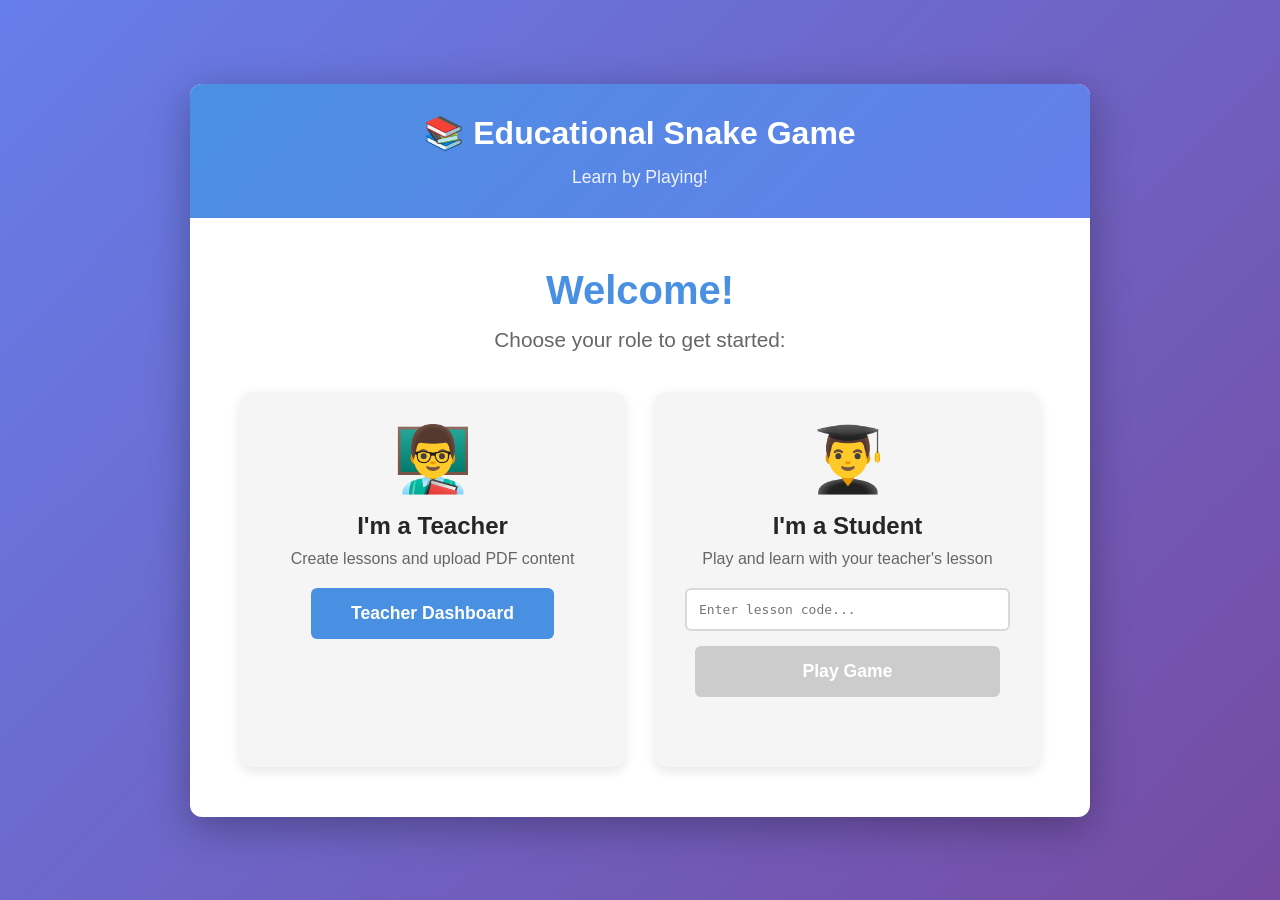
<file: index.html>
<!DOCTYPE html>
<html lang="en">
<head>
    <meta charset="UTF-8">
    <meta name="viewport" content="width=device-width, initial-scale=1.0">
    <title>Educational Snake Game - Welcome</title>
    <link rel="stylesheet" href="style.css">
</head>
<body>
    <div class="container">
        <header>
            <h1>📚 Educational Snake Game</h1>
            <p class="subtitle">Learn by Playing!</p>
        </header>

        <div class="welcome-screen">
            <div class="welcome-content">
                <h2>Welcome!</h2>
                <p>Choose your role to get started:</p>
                
                <div class="role-cards">
                    <div class="role-card teacher-card">
                        <div class="card-icon">👨‍🏫</div>
                        <h3>I'm a Teacher</h3>
                        <p>Create lessons and upload PDF content</p>
                        <a href="teacher.html" class="btn btn-large">Teacher Dashboard</a>
                    </div>
                    
                    <div class="role-card student-card">
                        <div class="card-icon">👨‍🎓</div>
                        <h3>I'm a Student</h3>
                        <p>Play and learn with your teacher's lesson</p>
                        <div id="studentModeSection">
                            <input type="text" id="lessonCodeInput" placeholder="Enter lesson code..." class="input-field">
                            <button id="playBtn" class="btn btn-large" disabled>Play Game</button>
                            <p id="codeError" class="error-text"></p>
                        </div>
                    </div>
                </div>
            </div>
        </div>
    </div>

    <script src="shared.js"></script>
    <script>
        // Student mode - check for lesson code
        const lessonCodeInput = document.getElementById('lessonCodeInput');
        const playBtn = document.getElementById('playBtn');
        const codeError = document.getElementById('codeError');

        // Check if there's a lesson code in URL
        const urlParams = new URLSearchParams(window.location.search);
        const lessonCode = urlParams.get('lesson');
        
        if (lessonCode) {
            lessonCodeInput.value = lessonCode;
            validateAndPlay();
        }

        lessonCodeInput.addEventListener('input', () => {
            codeError.textContent = '';
            playBtn.disabled = !lessonCodeInput.value.trim();
        });

        playBtn.addEventListener('click', validateAndPlay);

        function validateAndPlay() {
            const code = lessonCodeInput.value.trim();
            if (!code) return;

            const lessons = LessonStorage.getAllLessons();
            const lesson = lessons.find(l => l.code === code);

            if (!lesson) {
                codeError.textContent = '❌ Lesson code not found. Please check and try again.';
                playBtn.disabled = true;
                return;
            }

            // Store current lesson and redirect to game
            LessonStorage.setCurrentLesson(code);
            window.location.href = 'game.html';
        }
    </script>
</body>
</html>
</file>
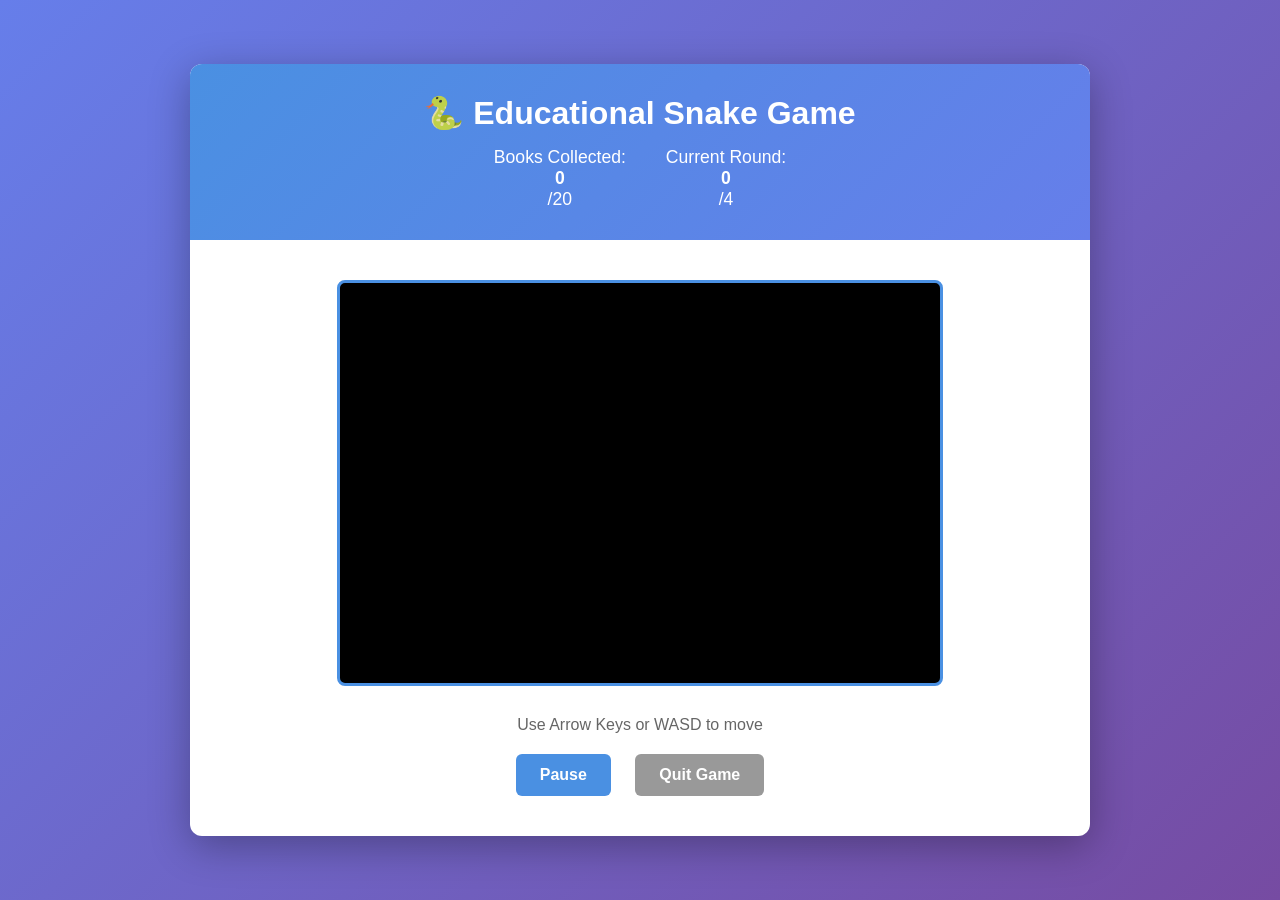
<file: game.html>
<!DOCTYPE html>
<html lang="en">
<head>
    <meta charset="UTF-8">
    <meta name="viewport" content="width=device-width, initial-scale=1.0">
    <title>Educational Snake Game</title>
    <link rel="stylesheet" href="style.css">
</head>
<body>
    <div class="container">
        <header>
            <h1>🐍 Educational Snake Game</h1>
            <div id="lessonInfo" class="lesson-info"></div>
            <div class="stats">
                <span>Books Collected: <strong id="bookCount">0</strong>/20</span>
                <span>Current Round: <strong id="roundCount">0</strong>/4</span>
            </div>
        </header>

        <!-- Game Screen -->
        <div id="gameScreen" class="screen active">
            <div class="canvas-container">
                <canvas id="gameCanvas" width="600" height="400"></canvas>
            </div>
            <div class="game-controls">
                <p>Use Arrow Keys or WASD to move</p>
                <button id="pauseBtn" class="btn">Pause</button>
                <button id="quitBtn" class="btn btn-secondary">Quit Game</button>
            </div>
        </div>

        <!-- Quiz Screen -->
        <div id="quizScreen" class="screen">
            <div class="quiz-container">
                <h2>📖 Lesson Question</h2>
                <p id="roundInfo">Round <span id="quizRound">1</span> of 4</p>
                <div class="quiz-content">
                    <p id="questionText"></p>
                    <div id="answersContainer" class="answers-grid"></div>
                </div>
                <button id="submitBtn" class="btn btn-large" disabled>Submit Answer</button>
                <p id="feedbackText" class="feedback"></p>
            </div>
        </div>

        <!-- Loading Screen -->
        <div id="loadingScreen" class="screen">
            <div class="loading-container">
                <h2>Loading Game...</h2>
                <p id="loadingMessage">Please wait while we prepare your lesson.</p>
                <p id="loadingError" class="error-text"></p>
                <a href="index.html" class="btn">Back to Home</a>
            </div>
        </div>

        <!-- Game Over Screen -->
        <div id="gameOverScreen" class="screen">
            <div class="game-over-container">
                <h2>🎉 Congratulations!</h2>
                <p>You've collected all 20 books and completed the lesson!</p>
                <div class="final-stats">
                    <p>Total Questions Answered: <strong id="finalQuestions">0</strong></p>
                    <p>Correct Answers: <strong id="finalCorrect">0</strong></p>
                    <p>Accuracy: <strong id="finalAccuracy">0</strong>%</p>
                </div>
                <div class="button-group">
                    <button id="playAgainBtn" class="btn btn-large">Play Again</button>
                    <a href="index.html" class="btn btn-secondary">Back to Home</a>
                </div>
            </div>
        </div>
    </div>

    <script src="shared.js"></script>
    <script src="game.js"></script>
</body>
</html>
</file>
<file: style.css>
:root {
    --primary-color: #4a90e2;
    --success-color: #52c41a;
    --danger-color: #f5222d;
    --warning-color: #faad14;
    --bg-light: #f5f5f5;
    --bg-dark: #1f1f1f;
    --text-dark: #262626;
    --text-light: #ffffff;
    --border-color: #d9d9d9;
}

* {
    margin: 0;
    padding: 0;
    box-sizing: border-box;
}

body {
    font-family: 'Segoe UI', Tahoma, Geneva, Verdana, sans-serif;
    background: linear-gradient(135deg, #667eea 0%, #764ba2 100%);
    min-height: 100vh;
    display: flex;
    justify-content: center;
    align-items: center;
    padding: 20px;
}

.container {
    background: var(--text-light);
    border-radius: 12px;
    box-shadow: 0 10px 40px rgba(0, 0, 0, 0.3);
    max-width: 900px;
    width: 100%;
    overflow: hidden;
}

header {
    background: linear-gradient(135deg, var(--primary-color), #667eea);
    color: var(--text-light);
    padding: 30px 20px;
    text-align: center;
}

header h1 {
    font-size: 2em;
    margin-bottom: 15px;
}

.subtitle {
    font-size: 1.1em;
    opacity: 0.9;
}

.header-actions {
    margin-top: 15px;
}

.lesson-info {
    font-size: 0.95em;
    opacity: 0.95;
    margin-top: 10px;
}

.lesson-title {
    font-weight: 600;
}

.stats {
    display: flex;
    justify-content: center;
    gap: 40px;
    font-size: 1.1em;
    margin-top: 15px;
}

.stats span {
    display: flex;
    flex-direction: column;
    align-items: center;
}

/* Welcome Screen */
.welcome-screen {
    padding: 50px 20px;
}

.welcome-content {
    max-width: 800px;
    margin: 0 auto;
    text-align: center;
}

.welcome-content h2 {
    font-size: 2.5em;
    color: var(--primary-color);
    margin-bottom: 15px;
}

.welcome-content > p {
    font-size: 1.3em;
    color: #666;
    margin-bottom: 40px;
}

.role-cards {
    display: grid;
    grid-template-columns: 1fr 1fr;
    gap: 30px;
    margin-top: 30px;
}

.role-card {
    background: var(--bg-light);
    border-radius: 12px;
    padding: 30px;
    text-align: center;
    box-shadow: 0 4px 12px rgba(0, 0, 0, 0.1);
    transition: all 0.3s ease;
}

.role-card:hover {
    transform: translateY(-5px);
    box-shadow: 0 8px 20px rgba(0, 0, 0, 0.15);
}

.card-icon {
    font-size: 4em;
    margin-bottom: 15px;
}

.role-card h3 {
    font-size: 1.5em;
    color: var(--text-dark);
    margin-bottom: 10px;
}

.role-card p {
    color: #666;
    margin-bottom: 20px;
}

#studentModeSection {
    display: flex;
    flex-direction: column;
    gap: 15px;
    margin-top: 20px;
}

.input-field {
    padding: 12px;
    border: 2px solid var(--border-color);
    border-radius: 6px;
    font-size: 1em;
    font-family: monospace;
}

.input-field:focus {
    outline: none;
    border-color: var(--primary-color);
}

.error-text {
    color: var(--danger-color);
    font-size: 0.9em;
    margin-top: 5px;
}

/* Teacher Dashboard */
.teacher-dashboard {
    display: grid;
    grid-template-columns: 1fr 1fr;
    gap: 30px;
    padding: 30px 20px;
    max-width: 1200px;
    margin: 0 auto;
}

.dashboard-section {
    background: var(--bg-light);
    padding: 25px;
    border-radius: 12px;
    box-shadow: 0 2px 8px rgba(0, 0, 0, 0.1);
}

.dashboard-section h2 {
    color: var(--primary-color);
    margin-bottom: 20px;
    font-size: 1.5em;
}

.form-group {
    margin-bottom: 20px;
}

.form-group label {
    display: block;
    margin-bottom: 8px;
    font-weight: 600;
    color: var(--text-dark);
}

.form-group input[type="text"],
.form-group textarea {
    width: 100%;
    padding: 10px;
    border: 2px solid var(--border-color);
    border-radius: 6px;
    font-family: inherit;
    font-size: 1em;
}

.form-group input[type="text"]:focus,
.form-group textarea:focus {
    outline: none;
    border-color: var(--primary-color);
}

.form-group textarea {
    resize: vertical;
    min-height: 80px;
}

.upload-area {
    border: 3px dashed var(--primary-color);
    border-radius: 8px;
    padding: 40px 20px;
    text-align: center;
    cursor: pointer;
    transition: all 0.3s ease;
    background: white;
    margin: 10px 0;
}

.upload-area:hover {
    background: #f0f5ff;
    border-color: #667eea;
}

.upload-area.dragover {
    background: #e6f2ff;
    border-color: #667eea;
}

.upload-area p {
    font-size: 1.1em;
    color: var(--primary-color);
    font-weight: 500;
}

#uploadStatus {
    text-align: center;
    margin: 10px 0;
    font-weight: 500;
    font-size: 0.95em;
}

#uploadStatus.success {
    color: var(--success-color);
}

#uploadStatus.error {
    color: var(--danger-color);
}

.pdf-preview {
    background: white;
    padding: 15px;
    border-radius: 6px;
    max-height: 200px;
    overflow-y: auto;
    font-size: 0.9em;
    line-height: 1.5;
    color: #666;
}

.pdf-preview strong {
    display: block;
    margin-bottom: 10px;
    color: var(--text-dark);
}

/* Questions Container */
.questions-container {
    background: white;
    border-radius: 6px;
    padding: 15px;
    margin-bottom: 15px;
    max-height: 400px;
    overflow-y: auto;
}

.question-form {
    background: var(--bg-light);
    padding: 15px;
    border-radius: 6px;
    margin-bottom: 15px;
    border-left: 4px solid var(--primary-color);
}

.question-header {
    display: flex;
    justify-content: space-between;
    align-items: center;
    margin-bottom: 15px;
}

.question-header h4 {
    color: var(--primary-color);
    margin: 0;
}

.btn-small {
    padding: 6px 12px;
    font-size: 0.85em;
}

.btn-danger {
    background: var(--danger-color);
}

.btn-danger:hover {
    background: #c41d1d;
}

.question-form .form-group {
    margin-bottom: 12px;
}

.question-form input[type="text"] {
    padding: 8px;
    font-size: 0.95em;
}

.answers-options {
    background: white;
    padding: 10px;
    border-radius: 6px;
}

.answers-options label {
    display: block;
    margin-bottom: 10px;
    font-size: 0.95em;
}

.answer-option {
    display: grid;
    grid-template-columns: 1fr auto auto;
    gap: 8px;
    align-items: center;
    margin-bottom: 8px;
    padding: 8px;
    background: #fafafa;
    border-radius: 4px;
}

.answer-option input[type="text"] {
    padding: 6px;
    font-size: 0.9em;
}

.answer-option input[type="radio"] {
    cursor: pointer;
}

.answer-option span {
    font-size: 0.85em;
    color: #999;
}

/* Lessons List */
.lessons-list {
    max-height: 600px;
    overflow-y: auto;
}

.lesson-card {
    background: white;
    border-radius: 8px;
    padding: 15px;
    margin-bottom: 15px;
    border-left: 4px solid var(--success-color);
    box-shadow: 0 2px 6px rgba(0, 0, 0, 0.08);
}

.lesson-card-header {
    display: flex;
    justify-content: space-between;
    align-items: start;
    margin-bottom: 10px;
}

.lesson-card h3 {
    margin: 0;
    color: var(--text-dark);
    font-size: 1.1em;
}

.lesson-code {
    background: var(--primary-color);
    color: white;
    padding: 4px 10px;
    border-radius: 4px;
    font-size: 0.75em;
    font-weight: 600;
    font-family: monospace;
}

.lesson-description {
    color: #666;
    font-size: 0.9em;
    margin-bottom: 8px;
}

.lesson-stats {
    color: #999;
    font-size: 0.85em;
    margin-bottom: 12px;
}

.lesson-actions {
    display: flex;
    gap: 8px;
    margin-bottom: 10px;
}

.lesson-actions .btn {
    flex: 1;
    padding: 8px 12px;
    font-size: 0.85em;
}

.share-link-preview {
    background: #f9f9f9;
    padding: 10px;
    border-radius: 4px;
    border-left: 3px solid var(--warning-color);
    margin-top: 10px;
}

.share-link-preview small {
    display: block;
    color: #666;
    margin-bottom: 5px;
    font-size: 0.8em;
}

.share-link-preview code {
    display: block;
    background: white;
    padding: 8px;
    border-radius: 3px;
    word-break: break-all;
    font-size: 0.75em;
    color: var(--primary-color);
    font-weight: 600;
}

.no-items {
    text-align: center;
    color: #999;
    padding: 20px;
}

/* Game Screen */
.screen {
    display: none;
    padding: 40px 20px;
    animation: fadeIn 0.3s ease-in;
}

.screen.active {
    display: block;
}

@keyframes fadeIn {
    from {
        opacity: 0;
        transform: translateY(10px);
    }
    to {
        opacity: 1;
        transform: translateY(0);
    }
}

.canvas-container {
    display: flex;
    justify-content: center;
    margin-bottom: 30px;
}

#gameCanvas {
    border: 3px solid var(--primary-color);
    background: #000;
    border-radius: 8px;
    display: block;
    max-width: 100%;
    height: auto;
}

.game-controls {
    text-align: center;
}

.game-controls p {
    margin-bottom: 20px;
    color: #666;
    font-weight: 500;
}

/* Quiz Screen */
.quiz-container {
    max-width: 700px;
    margin: 0 auto;
}

.quiz-container h2 {
    color: var(--primary-color);
    margin-bottom: 10px;
    font-size: 1.8em;
}

#roundInfo {
    color: #999;
    margin-bottom: 30px;
    font-size: 0.95em;
}

.quiz-content {
    background: var(--bg-light);
    padding: 25px;
    border-radius: 8px;
    margin-bottom: 25px;
}

#questionText {
    font-size: 1.2em;
    color: var(--text-dark);
    margin-bottom: 25px;
    line-height: 1.6;
}

.answers-grid {
    display: grid;
    grid-template-columns: 1fr 1fr;
    gap: 15px;
}

.answer-btn {
    padding: 15px;
    border: 2px solid var(--border-color);
    background: white;
    border-radius: 6px;
    cursor: pointer;
    font-size: 1em;
    transition: all 0.3s ease;
    text-align: left;
}

.answer-btn:hover:not(.answer-btn.disabled) {
    border-color: var(--primary-color);
    background: #f0f5ff;
}

.answer-btn.selected {
    border-color: var(--primary-color);
    background: #e6f2ff;
    font-weight: 600;
}

.answer-btn.correct {
    border-color: var(--success-color);
    background: #f6ffed;
    color: var(--success-color);
}

.answer-btn.incorrect {
    border-color: var(--danger-color);
    background: #fff1f0;
    color: var(--danger-color);
}

.answer-btn.disabled {
    opacity: 0.6;
    cursor: not-allowed;
}

.feedback {
    text-align: center;
    font-size: 1.1em;
    font-weight: 600;
    margin-top: 20px;
    padding: 15px;
    border-radius: 6px;
}

.feedback.correct {
    color: var(--success-color);
    background: #f6ffed;
}

.feedback.incorrect {
    color: var(--danger-color);
    background: #fff1f0;
}

/* Loading Screen */
.loading-container {
    text-align: center;
    max-width: 600px;
    margin: 0 auto;
}

.loading-container h2 {
    color: var(--primary-color);
    margin-bottom: 15px;
}

.loading-container p {
    color: #666;
    margin-bottom: 10px;
}

/* Game Over Screen */
.game-over-container {
    text-align: center;
    max-width: 600px;
    margin: 0 auto;
}

.game-over-container h2 {
    color: var(--success-color);
    font-size: 2em;
    margin-bottom: 15px;
}

.final-stats {
    background: var(--bg-light);
    padding: 25px;
    border-radius: 8px;
    margin: 30px 0;
}

.final-stats p {
    font-size: 1.1em;
    margin: 15px 0;
    color: var(--text-dark);
}

/* Buttons */
.btn {
    background: var(--primary-color);
    color: var(--text-light);
    border: none;
    padding: 12px 24px;
    border-radius: 6px;
    font-size: 1em;
    font-weight: 600;
    cursor: pointer;
    transition: all 0.3s ease;
    margin: 0 10px;
    text-decoration: none;
    display: inline-block;
}

.btn:hover {
    background: #3a7bc8;
    transform: translateY(-2px);
    box-shadow: 0 4px 12px rgba(74, 144, 226, 0.4);
}

.btn:active {
    transform: translateY(0);
}

.btn:disabled {
    background: #ccc;
    cursor: not-allowed;
    transform: none;
}

.btn-secondary {
    background: #999;
}

.btn-secondary:hover {
    background: #777;
}

.btn-large {
    padding: 15px 40px;
    font-size: 1.1em;
}

.button-group {
    display: flex;
    justify-content: center;
    flex-wrap: wrap;
    gap: 15px;
    margin-top: 30px;
}

/* Notifications */
.notification {
    position: fixed;
    top: 20px;
    right: 20px;
    background: var(--success-color);
    color: white;
    padding: 15px 20px;
    border-radius: 6px;
    box-shadow: 0 4px 12px rgba(0, 0, 0, 0.2);
    opacity: 0;
    transform: translateX(400px);
    transition: all 0.3s ease;
    z-index: 1000;
}

.notification.show {
    opacity: 1;
    transform: translateX(0);
}

.notification-error {
    background: var(--danger-color);
}

/* Responsive Design */
@media (max-width: 1024px) {
    .teacher-dashboard {
        grid-template-columns: 1fr;
    }
}

@media (max-width: 768px) {
    header {
        padding: 20px 15px;
    }

    header h1 {
        font-size: 1.5em;
    }

    .stats {
        flex-direction: column;
        gap: 15px;
    }

    .role-cards {
        grid-template-columns: 1fr;
        gap: 20px;
    }

    .welcome-content h2 {
        font-size: 1.8em;
    }

    #gameCanvas {
        width: 100%;
        height: auto;
    }

    .answers-grid {
        grid-template-columns: 1fr;
    }

    .btn {
        padding: 10px 20px;
        margin: 5px;
    }

    .btn-large {
        padding: 12px 30px;
    }

    .dashboard-section {
        padding: 15px;
    }
}
</file>
